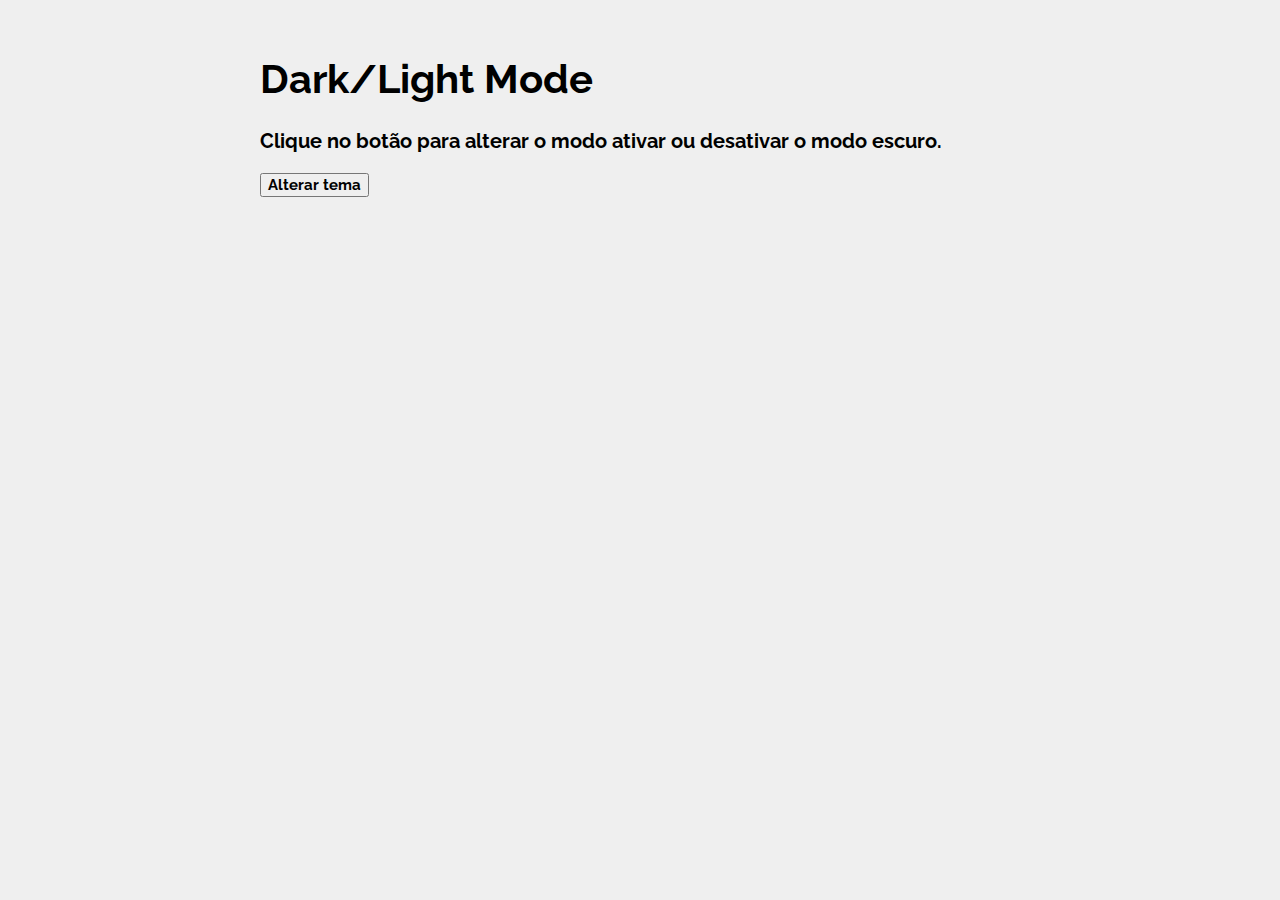
<file: dark-mode/index.html>
<!DOCTYPE html>
<html lang="pt-br">

<head>
    <meta charset="utf-8">
    <meta name="viewport" content="width=device-width, initial-scale=1, shrink-to-fit=no">
    <title>Dark mode</title>
    <link rel="stylesheet" href="style.css">
    <link href="https://fonts.googleapis.com/css2?family=Raleway&display=swap" rel="stylesheet">
</head>

<body>
    <section class="square">
        <h1>Dark/Light Mode</h1>
        <h3>Clique no botão para alterar o modo ativar ou desativar o modo escuro.</h3>
        <button id="btn"><b>Alterar tema</b></button>
    </section>

    <script src="script.js"></script>
</body>
</file>
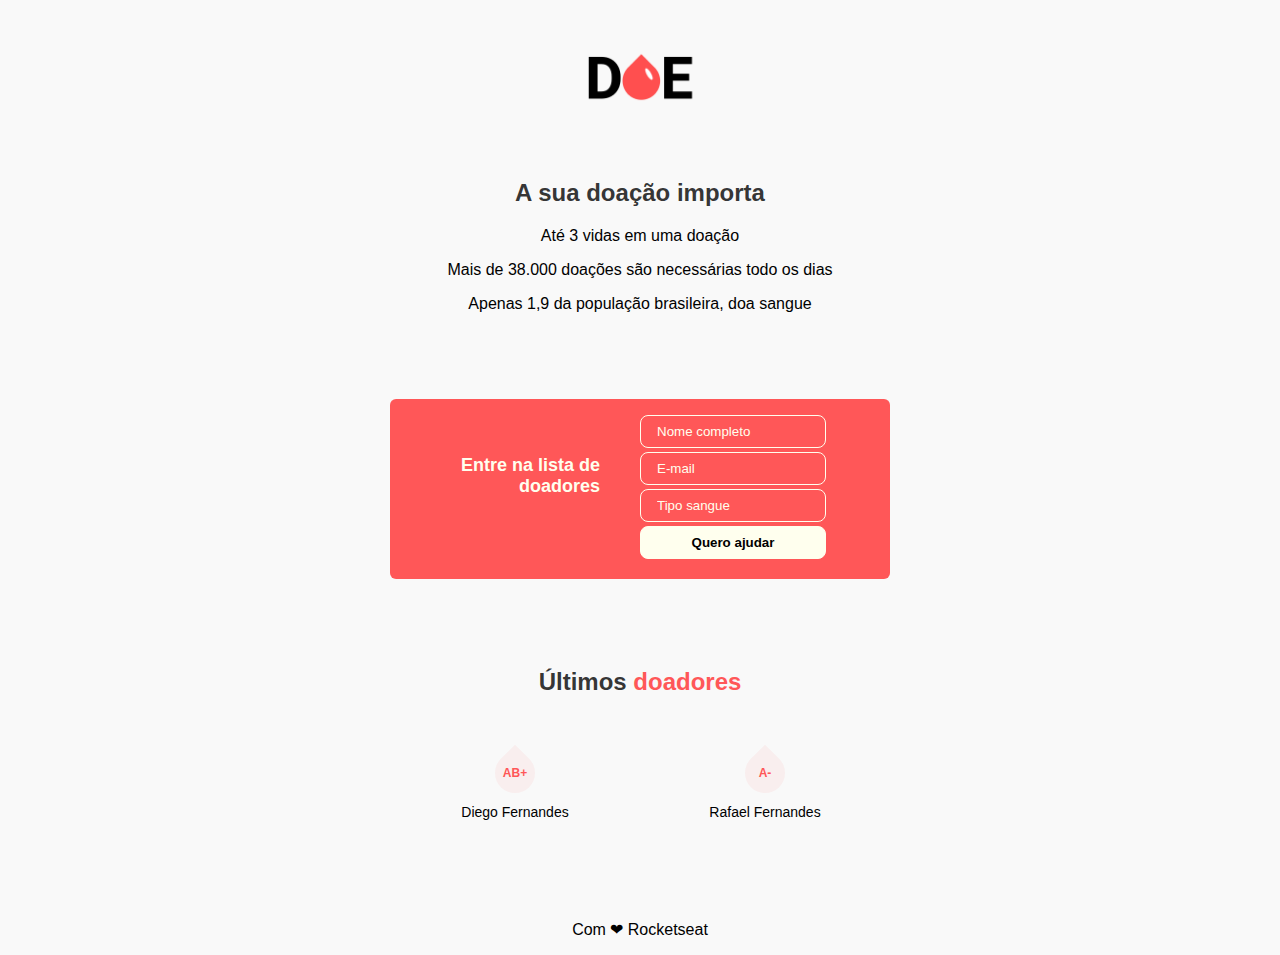
<file: site-doacao/index.html>
<!DOCTYPE html>
<!--HTML 
HYPERTEXT 
texto que contem links para outros docs 

MARKUP
textos conterá marcações, são chamadas de <tags>


LANGUAGUE
Para me comunicar de maneira correta, ou seja, sintaxe.


-->
<html>

<head>
    <!--cabeçalho, contem informações que vão configurar o documento-->
    <title>Doe sangue! Doe vida!</title>
    <link rel="stylesheet" href="style.css">
</head>

<body>
    <!--Aqui vem todo o conteúdo visivel do doc-->
    <header>
        <img 
        class="logo"
        src="logo.png" 
        alt="Imagem de DOE">
        <h2>A sua doação importa</h2>
        <p>Até 3 vidas em uma doação</p>
        <p>Mais de 38.000 doações são necessárias todo os dias</p>
        <p>Apenas 1,9 da população brasileira, doa sangue</p>


    </header>
    <section class="form">
        <h2>Entre na lista de doadores</h2>
        <form action="/">
            <input type="text" name="name" placeholder="Nome completo">
            <input type="text" name="e-mail" placeholder="E-mail">
            <input type="text" name="blood" placeholder="Tipo sangue">
            <button> Quero ajudar</button>
        </form>
    </section>
    <main>
        <h2>Últimos<span> doadores</span></h2>
        <section class="donors">
            <div class="donor">
                <div class="blood">AB+</div>
                <p>Diego Fernandes</p>
            </div>
            <div class="donor">
                <div class="blood">A-</div>
                <p>Rafael Fernandes</p>
            </div>
        </section>
    </main>
    <footer>Com ❤ Rocketseat</footer>
    <script src="script.js"></script>
</body>
</html>
</file>
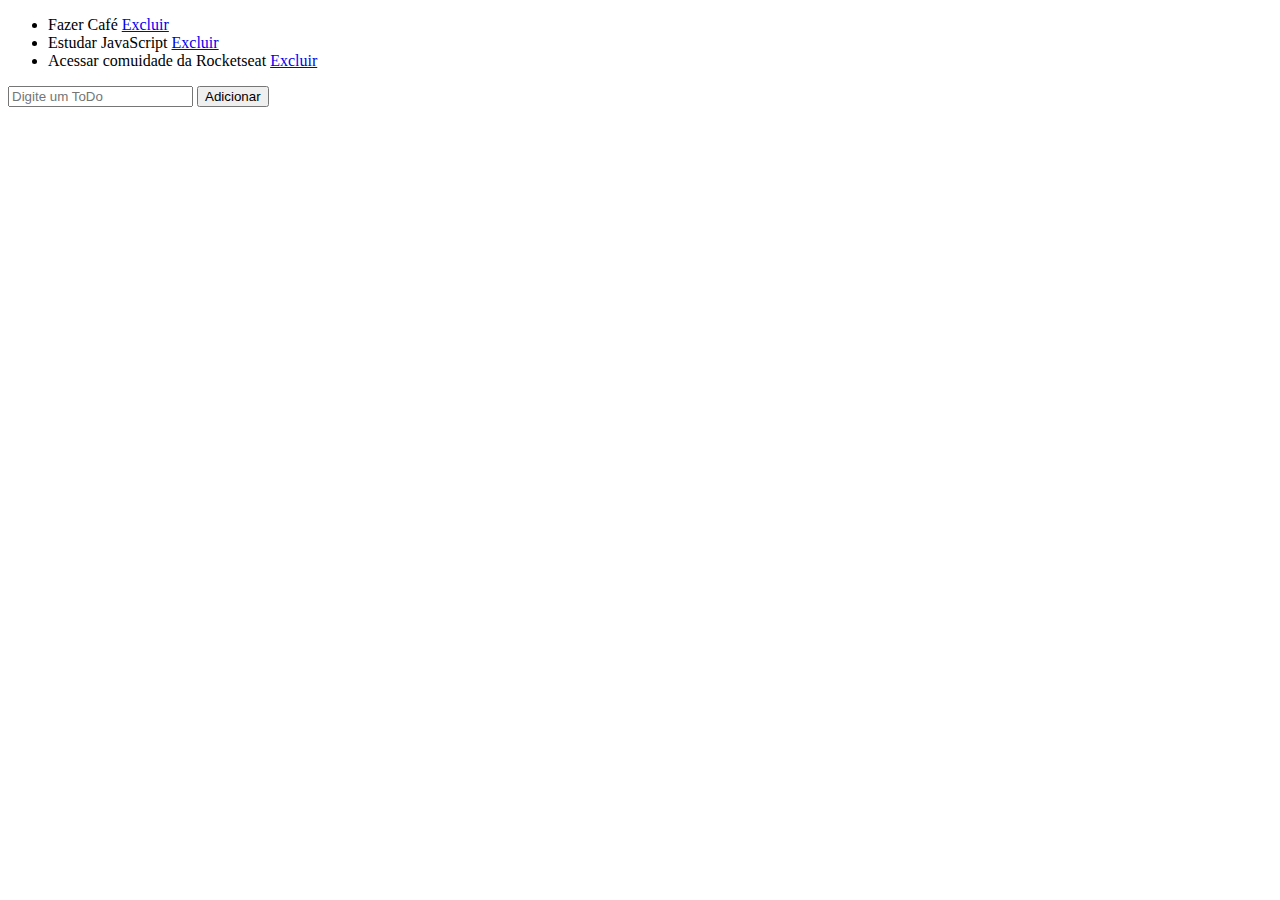
<file: starter/TODOS/index.html>
<!DOCTYPE html>
<html>

<head>
  <meta charset="UTF-8">
  <title>Curso JavaScript</title>
</head>

<body>
  <div id="app">
    <ul>
      <li>Fazer Café
        <a href="#">Excluir</a>
      </li>
      <li>Estudar JavaScript
        <a href="#">Excluir</a>
      </li>
      <li>Acessar comuidade da Rocketseat
        <a href="#">Excluir</a>
      </li>
    </ul>
    <input type="text" placeholder="Digite um ToDo">
    <button>Adicionar</button>
    <script src="script.js"></script>
  </div>

</body>

</html>
</file>
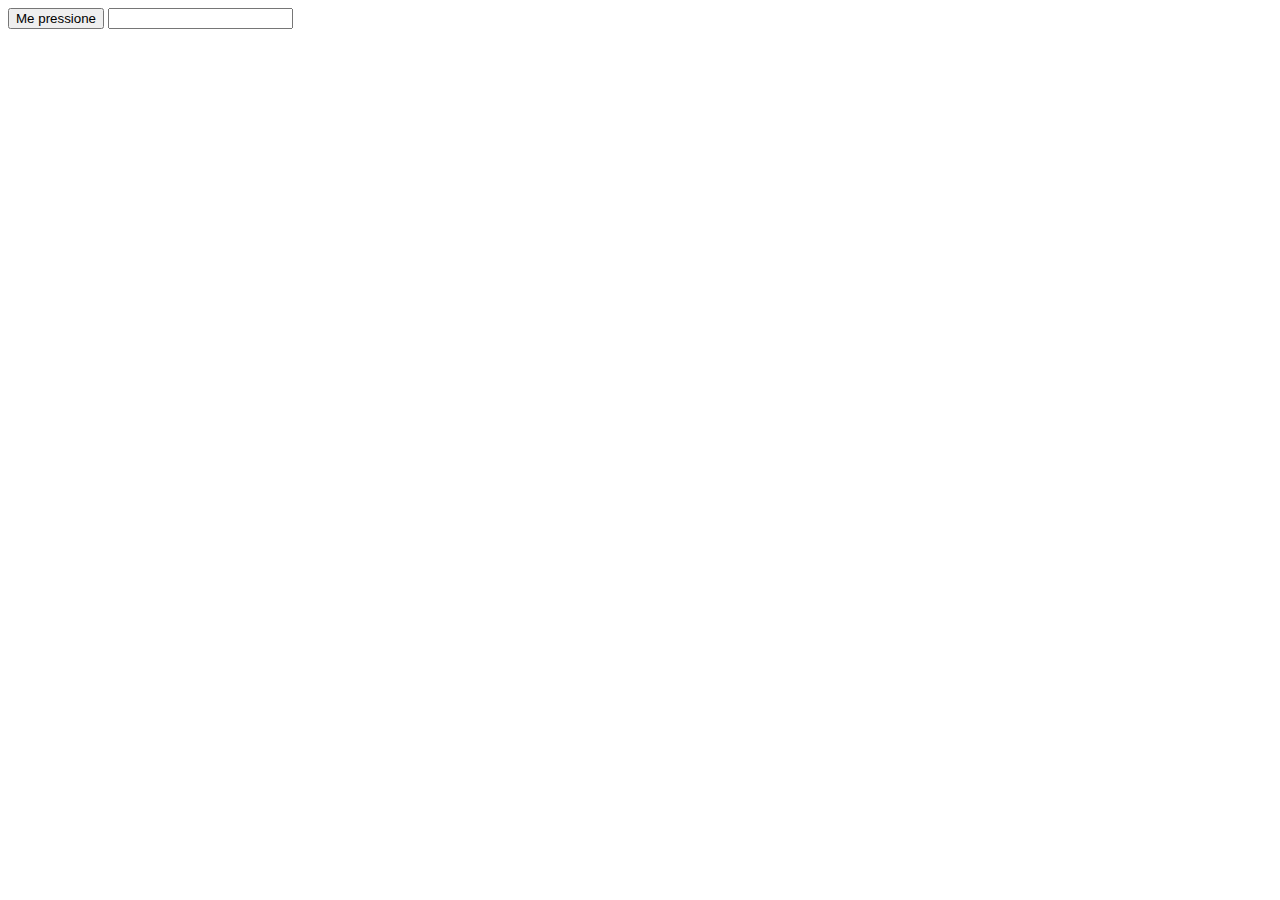
<file: starter/DOM/2_1/index.html>
<!DOCTYPE html>
<html>

<head>
  <meta charset="UTF-8">
  <title>Curso JavaScript</title>
</head>

<body>
  <div id="app"></div>
  <button id="botão clicado" onclick="mostraAlert()">Me pressione</button>
 <input type="text" onkeyup="mostraAlert_1()"/>

  <script src="script.js">

  </script>
</body>

</html>
</file>
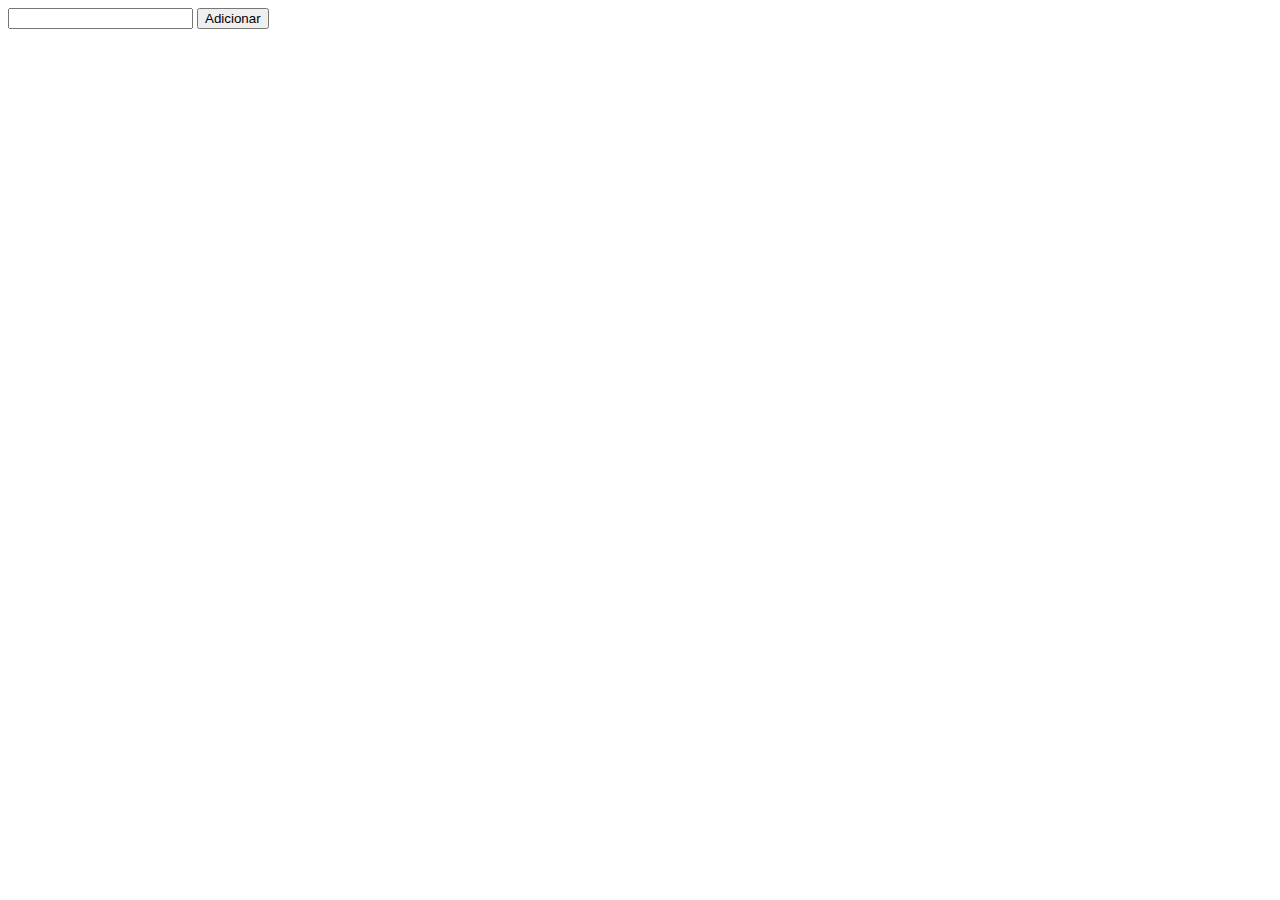
<file: starter/DOM/2_2/index.html>
<!DOCTYPE html>
<html>

<head>
  <meta charset="UTF-8">
  <title>Curso JavaScript</title>
</head>

<body>
  <div id="app"></div>
  <input id="nome" type="text" name="Nome Completo"/>
<button id="botao">Adicionar</button>
  <script src="script.js">
  </script>
</body>

</html>

<html>
<body>
</body>
</html>
</file>
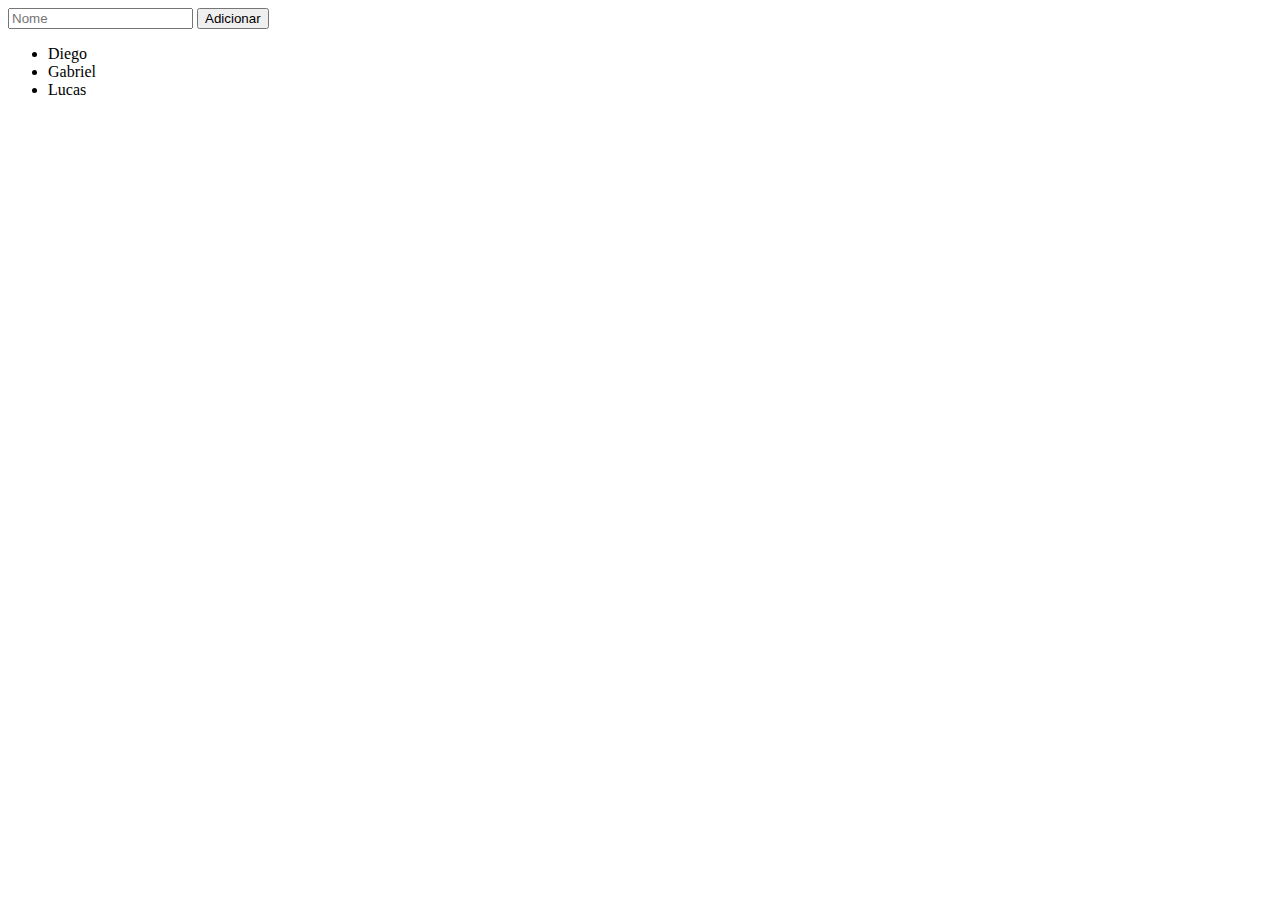
<file: starter/DOM/DESAFIOS/4_0/index.html>
<!DOCTYPE html>
<html>

<head>
  <meta charset="UTF-8">
  <title>DOM - Desafio 4</title>
</head>

<body>
  <input type="text" id="novoNome" placeholder="Nome">
  <button id="button">Adicionar</button>
  <!--criando uma lista e definindo um nome para identificar a lista abaixo-->
  <ul></ul>
  <script>
    //variavel let referenciando o elemento que preciso utilizando o identificador definido acima
    let listElement = document.querySelector('ul');
    let btnElement = document.getElementById("button");
    //lista de nomes padrão
    let nomes = ['Diego', 'Gabriel', 'Lucas'];

    //funçao para inserir nome no array quando clicar no botão
    btnElement.onclick = function addLista() {
   let input = novoNome.value;
   let addName = nomes.push(input);
  
    }
    console.log(nomes)
    for (nome of nomes) {
      let liElement = document.createElement('li');
      let textElement = document.createTextNode(nome);

      liElement.appendChild(textElement);
      listElement.appendChild(liElement);

    }

  </script>
</body>

</html>
</file>
<file: dark-mode/style.css>
body {
    font-family: 'Raleway', sans-serif;
    margin-left: 200px;
    margin-right: 300px;
    padding-top: 20px;
    padding-left: 60px;
    background-color: #efefef;
    color: black;
}

.square h1 {
    font-size: 40px;
}

.square h3 {
    font-size: 20px;
}

.dark {
    background-color: black;
    color: white;
}

button {
    font-family: 'Raleway', sans-serif;
    font-size: 15px;
}
</file>
<file: site-doacao/style.css>
/*
CASCADING STYLESHEET
*/
/*ALINHAMENTOS, ESPAÇMENTOS, LARGURAR E ALTURAS*/
*{box-sizing: border-box;}
html,body{
    margin: 0;
}
body{
    display: flex;
    flex-direction: column;
    height:100vh;
    font-family: 'Roboto', sans-serif;
    background-color:#F9F9F9;
}
header h1, main h2 {
    margin-bottom: 70px;
}
h1,h2{color:#000000cc}
main h2 span{color:#FF5758}
header,main,footer{
    text-align: center;
}
main .donors{
    display: grid;
    grid-template-columns:1fr 1fr;
}
.donors p{
    margin-top: 24px;
    font-size: 14px;

}
.blood{
    color:#FF5758;
    font-weight: bold;
    font-size: 12px;
    display: flex;
    align-items: center;
    justify-content: center;
    flex-direction: column;
}

.blood::before {
content:"";
background-color:#FF575811;
width: 40px;
height:40px;
position: absolute;
/*gotinha*/
border-radius: 50%;
border-top-right-radius: 0%;
transform: rotate(-45deg);
}
header,.form,main
{margin: 0 auto 70px;
    width: 90%;
    max-width: 500px;
}
.logo{margin: 10% 10%;
    width: 25%;
}
section.form{
    display: grid;
    grid-template-columns: 1fr 1fr;
    background-color:#FF5758;
    padding: 16px 64px;
    border-radius: 6px;
    
}
section.form h2{
    text-align:right;
    margin-right: 40px;
    margin-left: 0px;
    margin-top:40px;
    color:#ffffee;
    font-size:18px;
   
}
form input,form button{
    width: 100%;
    margin-bottom: 4px;
    padding: 8px 16px;
    border-radius: 8px;
    border:1px #ffffee solid;
    
}
form input{
    background-color: transparent;
}
form input::placeholder{color: #ffffee;
    font-family: 'Roboto', sans-serif;
}
form button{
    font-weight: bold;
    background-color: #ffffee;
}
footer{
    margin-top: auto;
    padding: 16px;
    border:1px #ffffee;
}

/*js*/
section.form{
    
}
section.form.hide{
    opacity: 0;
    visibility: hidden;
    height: 0;
    margin-top:-70px;
}
</file>
